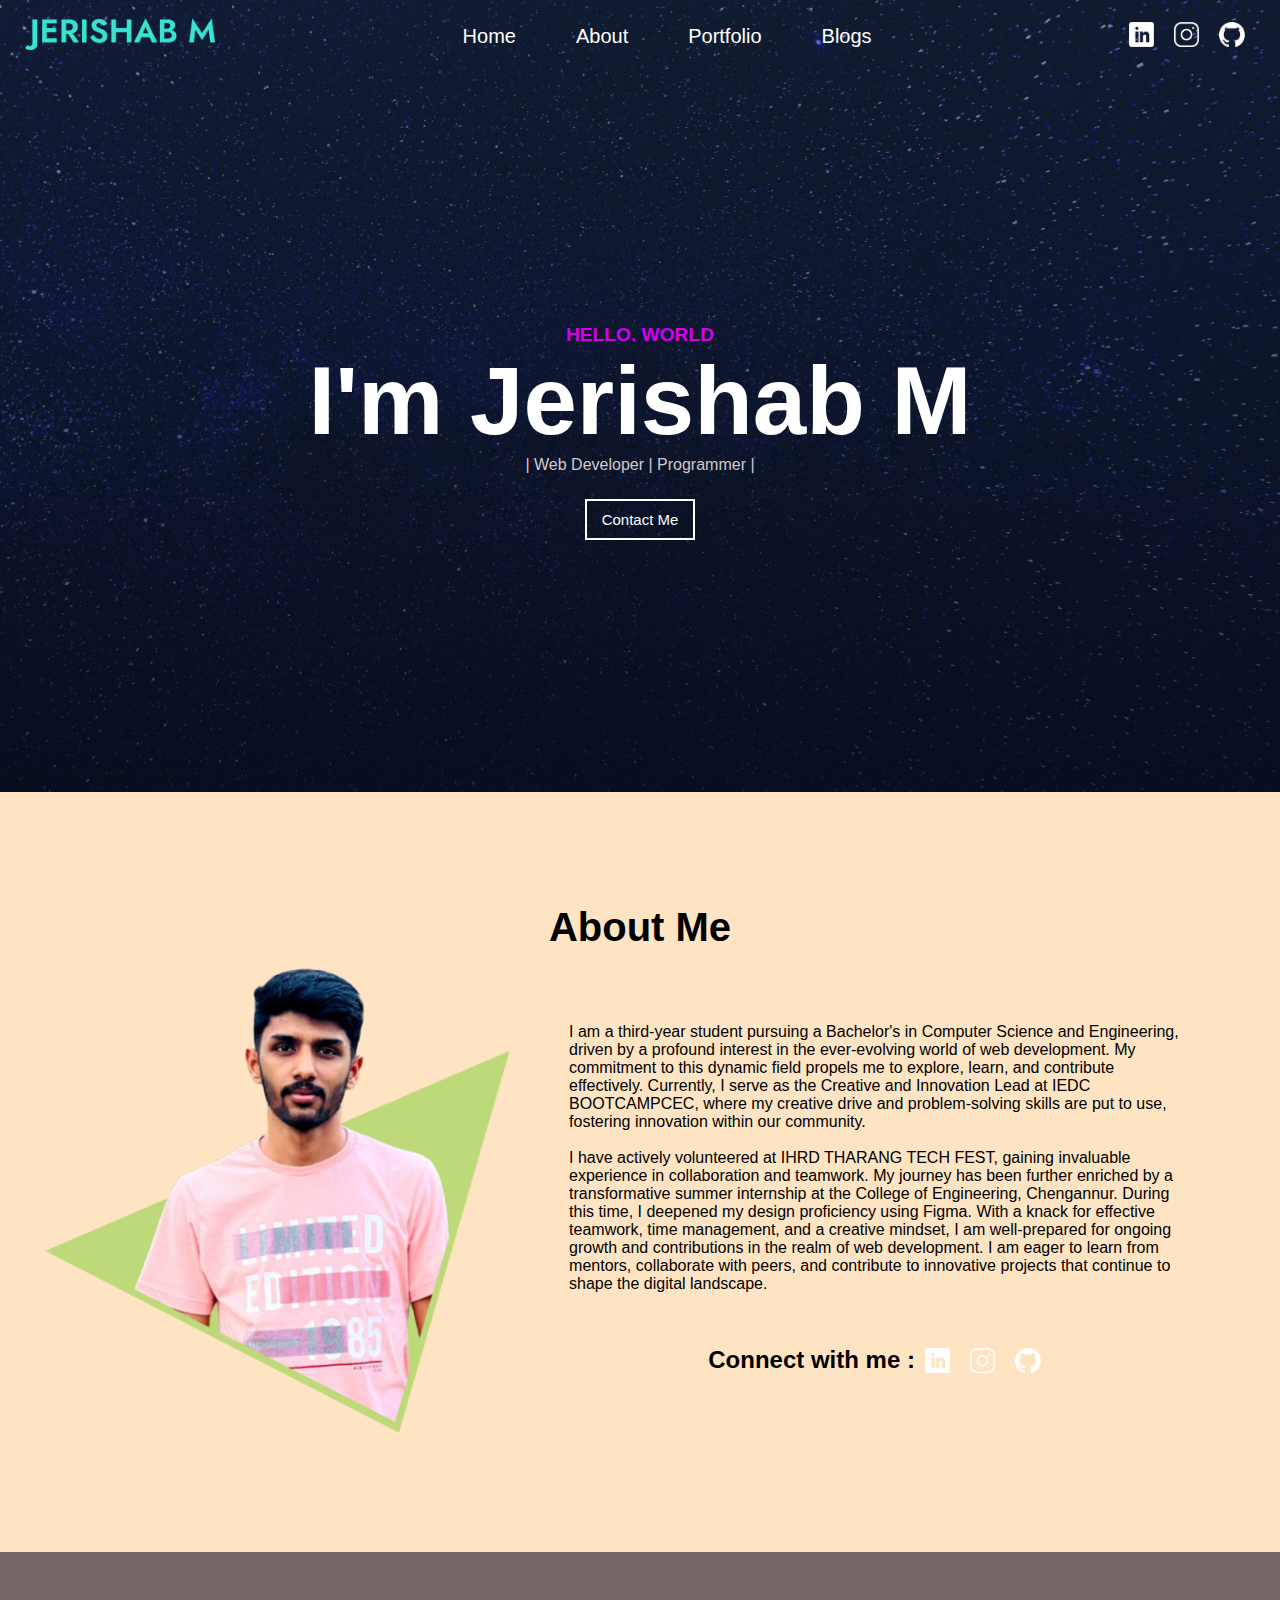
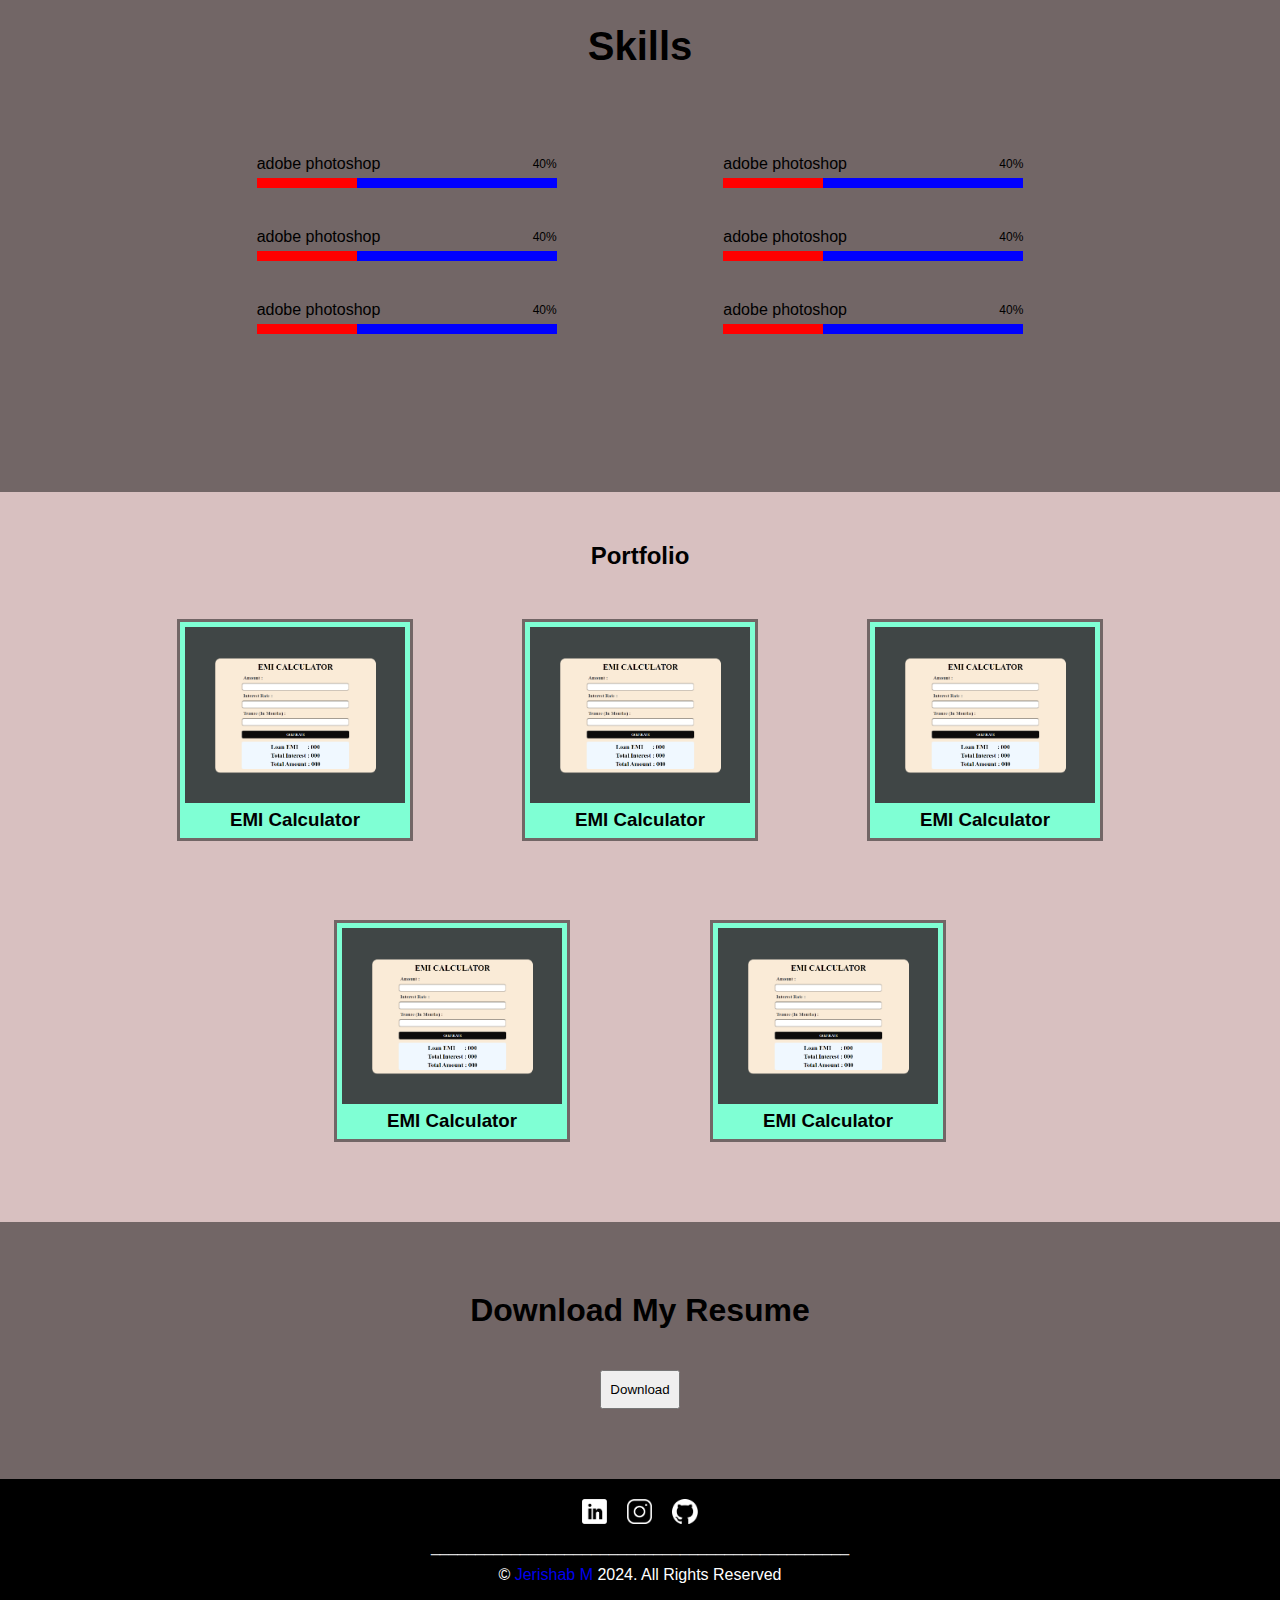
<file: index.html>
<!DOCTYPE html>
<html lang="en">
<head>
    <meta charset="UTF-8">
    <meta name="viewport" content="width=device-width, initial-scale=1.0">
    <link rel="preconnect" href="https://fonts.googleapis.com">
    <link rel="preconnect" href="https://fonts.gstatic.com" crossorigin>
    <link href="https://fonts.googleapis.com/css2?family=Anton&family=Bebas+Neue&family=Poppins:ital,wght@0,100;0,200;0,300;0,400;0,500;1,100;1,200&family=Protest+Strike&family=Space+Grotesk:wght@300;400;500;600;700&display=swap" rel="stylesheet">
    <link rel="preconnect" href="https://fonts.googleapis.com">
    <link rel="preconnect" href="https://fonts.gstatic.com" crossorigin>
    <link href="https://fonts.googleapis.com/css2?family=Anton&family=Bebas+Neue&family=Poppins:ital,wght@0,100;0,200;0,300;0,400;0,500;1,100;1,200&family=Protest+Strike&family=Space+Grotesk:wght@300;400;500;600;700&display=swap" rel="stylesheet">
    <link rel="stylesheet" href="style.css">
    <title>html portfolio</title>
</head>
<body>
    <section class="homepage">
            <header>
                <div class="logo"><img src="JERISHAB M.png" style="height: 2rem;" alt=""></div>
                <div class="mid">
                        <ul>
                            <li><a href="#home-section">Home</a></li>
                            <li><a href="#about_section">About</a></li>
                            <li><a href="#portfolio-section">Portfolio</a></li>
                            <li><a href="#blogs">Blogs</a></li>
                        </ul>
                </div>
                <div class="right">
                    <a href="https://www.linkedin.com/in/jerishab-m"><img src="icomoon-free_linkedin.png" alt="linkedin"></a>
                    <a href="https://www.instagram.com/_jeri_shab_/"><img src="teenyicons_instagram-outline.png" alt="instagram"></a>
                    <a href=""><img src="mdi_github.png" alt="github"></a>
                </div>
            </header>

        <!-- the header section is over -->

            <section class="home" >
                <div class="myname">
                        <h5 class="head-1">HELLO. WORLD</h5>
                        <h1 class="head-2">I'm <span class="my-name">Jerishab M </span> </h1>
                        <h2 class="head-3">| Web Developer | Programmer |</h2>
                        <button class="contactme">Contact Me</button>
                </div>
                <!-- <img src="new-svg.svg" style="width:35%;"> -->
                
            </section>
    </section>

<!-- about section starts here -->

    <section class="about">
        <h1 style="font-size: 40px;" >About Me</h1>
        <div class="about_2">
            <div class="about_left">
                <img src="jer2.png" alt="">
            </div>
            <div class="about_right">
                <p>I am a third-year student pursuing a Bachelor's in Computer Science and Engineering, driven by a profound interest in the ever-evolving world of web development. My commitment to this dynamic field propels me to explore, learn, and contribute effectively. Currently, I serve as the Creative and Innovation Lead at IEDC BOOTCAMPCEC, where my creative drive and problem-solving skills are put to use, fostering innovation within our community. </p>
                    <br>
                <p>I have actively volunteered at IHRD THARANG TECH FEST, gaining invaluable experience in collaboration and teamwork. My journey has been further enriched by a transformative summer internship at the College of Engineering, Chengannur. During this time, I deepened my design proficiency using Figma. With a knack for effective teamwork, time management, and a creative mindset, I am well-prepared for ongoing growth and contributions in the realm of web development. I am eager to learn from mentors, collaborate with peers, and contribute to innovative projects that continue to shape the digital landscape.</p>
                <div class="about_r">
                    <h2>Connect with me : </h2>
                    <div class="right" style="padding-top: 5px;">
                    <a href="https://www.linkedin.com/in/jerishab-m"><img src="icomoon-free_linkedin.png" alt="linkedin"></a>
                    <a href="https://www.instagram.com/_jeri_shab_/"><img src="teenyicons_instagram-outline.png" alt="instagram"></a>
                    <a href=""><img src="mdi_github.png" alt="github"></a>
                    </div> 
                </div>  
            </div>
        </div>    
    </section>


    <!-- skils section starts here -->

    <section class="skills">
        <h1 style="font-size: 40px;">Skills</h1>
        <div class="skill_cont">
            <div class="skill_left">
                <div class="one_bar">
                    <div class="bar-top">
                        <label class="skill_label" >adobe photoshop</label>
                        <label class="percent" >40%</label>
                    </div>    
                    <div class="skill_bar"></div>
                </div>   
                <div class="one_bar">
                    <div class="bar-top">
                        <label class="skill_label" >adobe photoshop</label>
                        <label class="percent" >40%</label>
                    </div>    
                    <div class="skill_bar"></div>
                </div> 
                <div class="one_bar">
                    <div class="bar-top">
                        <label class="skill_label" >adobe photoshop</label>
                        <label class="percent" >40%</label>
                    </div>    
                    <div class="skill_bar"></div>
                </div>  
            </div>
            <div class="skill_right">
                <div class="one_bar">
                    <div class="bar-top">
                        <label class="skill_label" >adobe photoshop</label>
                        <label class="percent" >40%</label>
                    </div>    
                    <div class="skill_bar"></div>
                </div> 
                <div class="one_bar">
                    <div class="bar-top">
                        <label class="skill_label" >adobe photoshop</label>
                        <label class="percent" >40%</label>
                    </div>    
                    <div class="skill_bar"></div>
                </div> 
                <div class="one_bar">
                    <div class="bar-top">
                        <label class="skill_label" >adobe photoshop</label>
                        <label class="percent" >40%</label>
                    </div>    
                    <div class="skill_bar"></div>
                </div> 
            </div>
        </div>
    </section>

<!-- projects section starts here -->

<section class="portfolio">
        <h2>Portfolio</h2>
        <div class="projects-1">
            <div class="card">
                <img src="Screenshot 2023-09-14 225845.png"  class="port_img1" alt="">
                <div class="card_content">
                    <h3 class="card_head">EMI Calculator</h3>
                </div>
            </div>
            <div class="card">
                <img src="Screenshot 2023-09-14 225845.png"  class="port_img1" alt="">
                <div class="card_content">
                    <h3 class="card_head">EMI Calculator</h3>
                </div>
            </div>
            <div class="card">
                <img src="Screenshot 2023-09-14 225845.png"  class="port_img1" alt="">
                <div class="card_content">
                    <h3 class="card_head">EMI Calculator</h3>
                </div>
            </div>
        </div>
        <div class="projects-2">
            <div class="card">
                <img src="Screenshot 2023-09-14 225845.png"  class="port_img1" alt="">
                <div class="card_content">
                    <h3 class="card_head">EMI Calculator</h3>
                </div>
            </div>
            <div class="card">
                <img src="Screenshot 2023-09-14 225845.png"  class="port_img1" alt="">
                <div class="card_content">
                    <h3 class="card_head">EMI Calculator</h3>
                </div>
            </div>
        </div>
</section>

<!-- 
resume section starts here -->

<section class="resume">
    <h1>Download My Resume</h1>
    <button >Download</button>
</section>

<!-- footer starts herer -->

    <div class="footer">
        <div class="right">
            <a href="https://www.linkedin.com/in/jerishab-m"><img class="logo" src="icomoon-free_linkedin.png" alt="linkedin"></a>
            <a href="https://www.instagram.com/_jeri_shab_/"><img class="logo" src="teenyicons_instagram-outline.png" alt="instagram"></a>
            <a href="https://github.com/JERISHAB"><img class="logo" src="mdi_github.png" alt="github"></a>
        </div>
        <p>_______________________________________________ </p>
        <div class="foot-2">
        <p>© <a href="https://www.linkedin.com/in/jerishab-m">Jerishab M   </a> 2024. All Rights Reserved</p>
        </div> 
    </div>

</body>
</html>
</file>
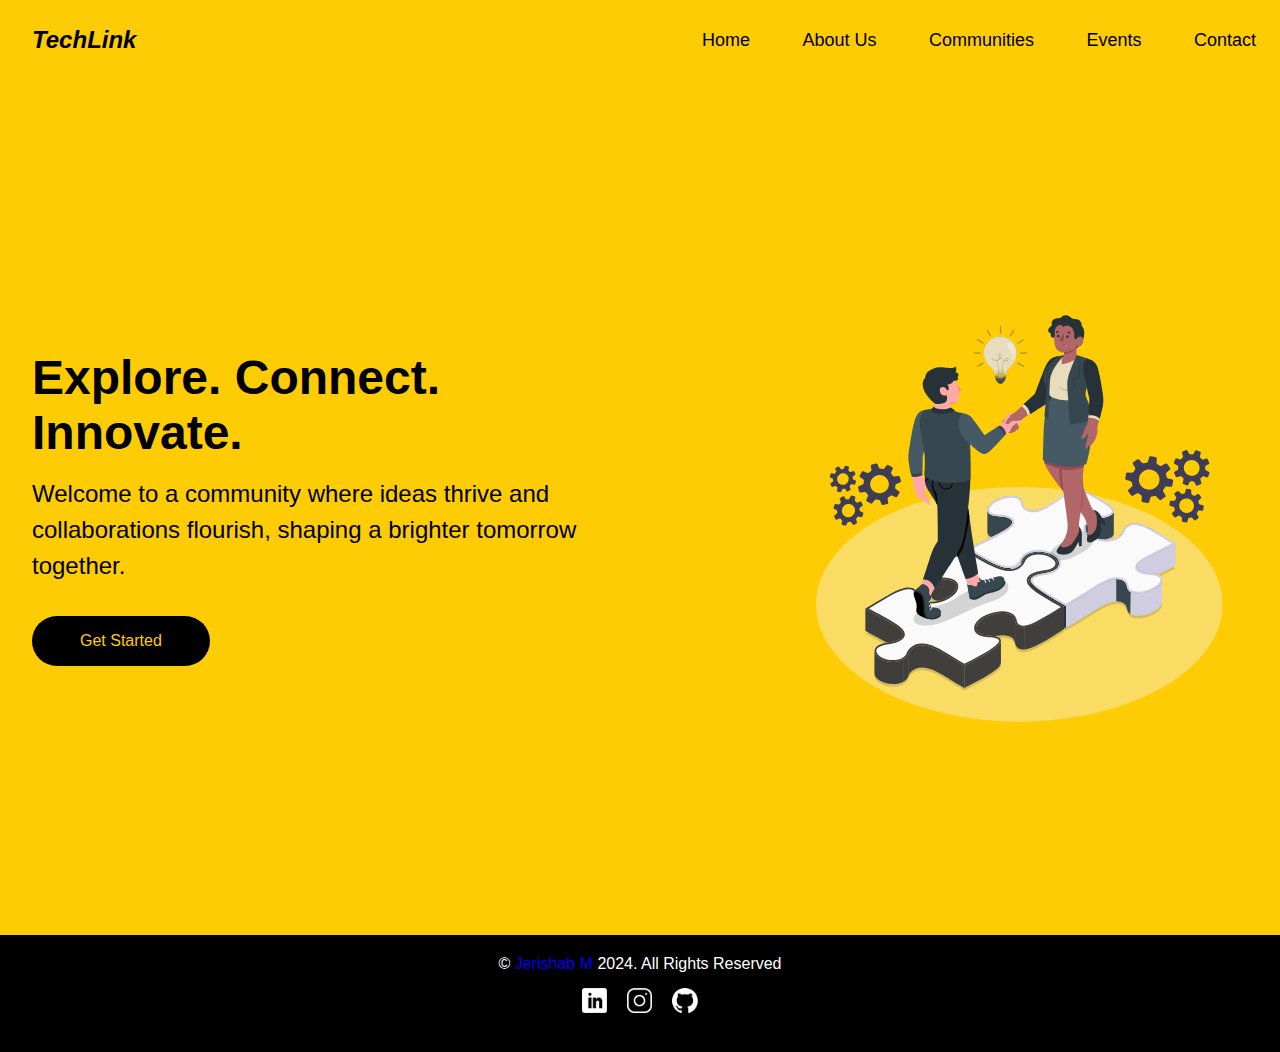
<file: landing_page/index.html>
<!DOCTYPE html>
<html lang="en">
  <head>
    <meta charset="UTF-8" />
    <meta name="viewport" content="width=device-width, initial-scale=1.0" />
    <title>Landing_Page</title>
    <link rel="stylesheet" href="style.css" />
  </head>
  <body>
    <nav>
      <div class="logo">TechLink</div>
      <div class="nav-items">
        <a href="/">Home</a> 
        <a href="/">About Us</a> 
        <a href="/">Communities</a> 
        <a href="/">Events</a> 
        <a href="/">Contact</a>
      </div>
    </nav>
    <section class="hero">
      <div class="hero-container">
        <div class="column-left">
          <h1>Explore. Connect. Innovate.</h1>
          <p>
            Welcome to a community where ideas thrive and collaborations flourish, shaping a brighter tomorrow together.
          </p>
          <button>Get Started</button>
        </div>
        <div class="column-right">
          <img
            src="images/connection.svg"
            alt="illustration
        "
            class="hero-image"
          />
        </div>
      </div>
    </section>

<!-- footer section -->

        <div class="footer">
            <div class="foot-2">
            <p>© <a href="https://www.linkedin.com/in/jerishab-m">Jerishab M   </a> 2024. All Rights Reserved</p>
            </div> 
            <div class="right">
                <a href="https://www.linkedin.com/in/jerishab-m"><img class="logo1" src="images/icomoon-free_linkedin.png" alt="linkedin"></a>
                <a href="https://www.instagram.com/_jeri_shab_/"><img class="logo1" src="images/teenyicons_instagram-outline.png" alt="instagram"></a>
                <a href="https://github.com/JERISHAB"><img class="logo1" src="images/mdi_github.png" alt="github"></a>
            </div>
        </div>

  </body>
</html>
</file>
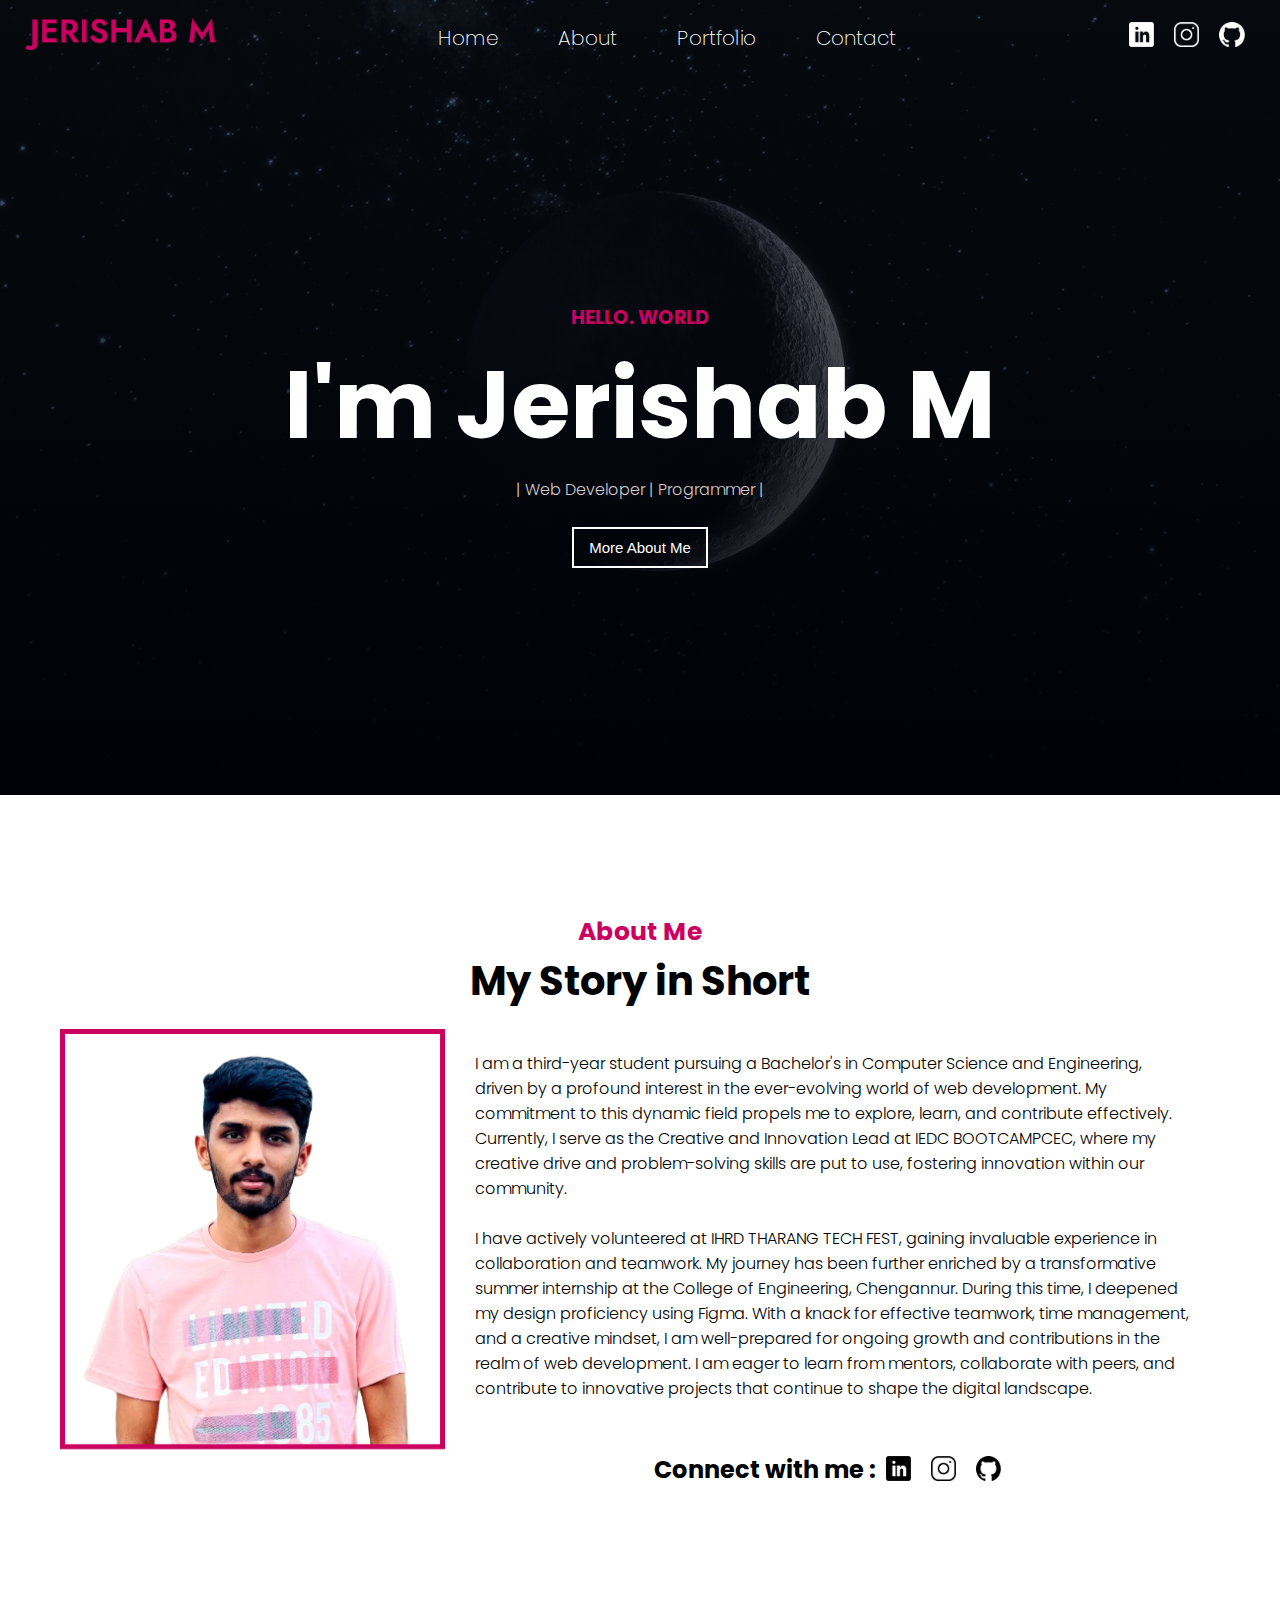
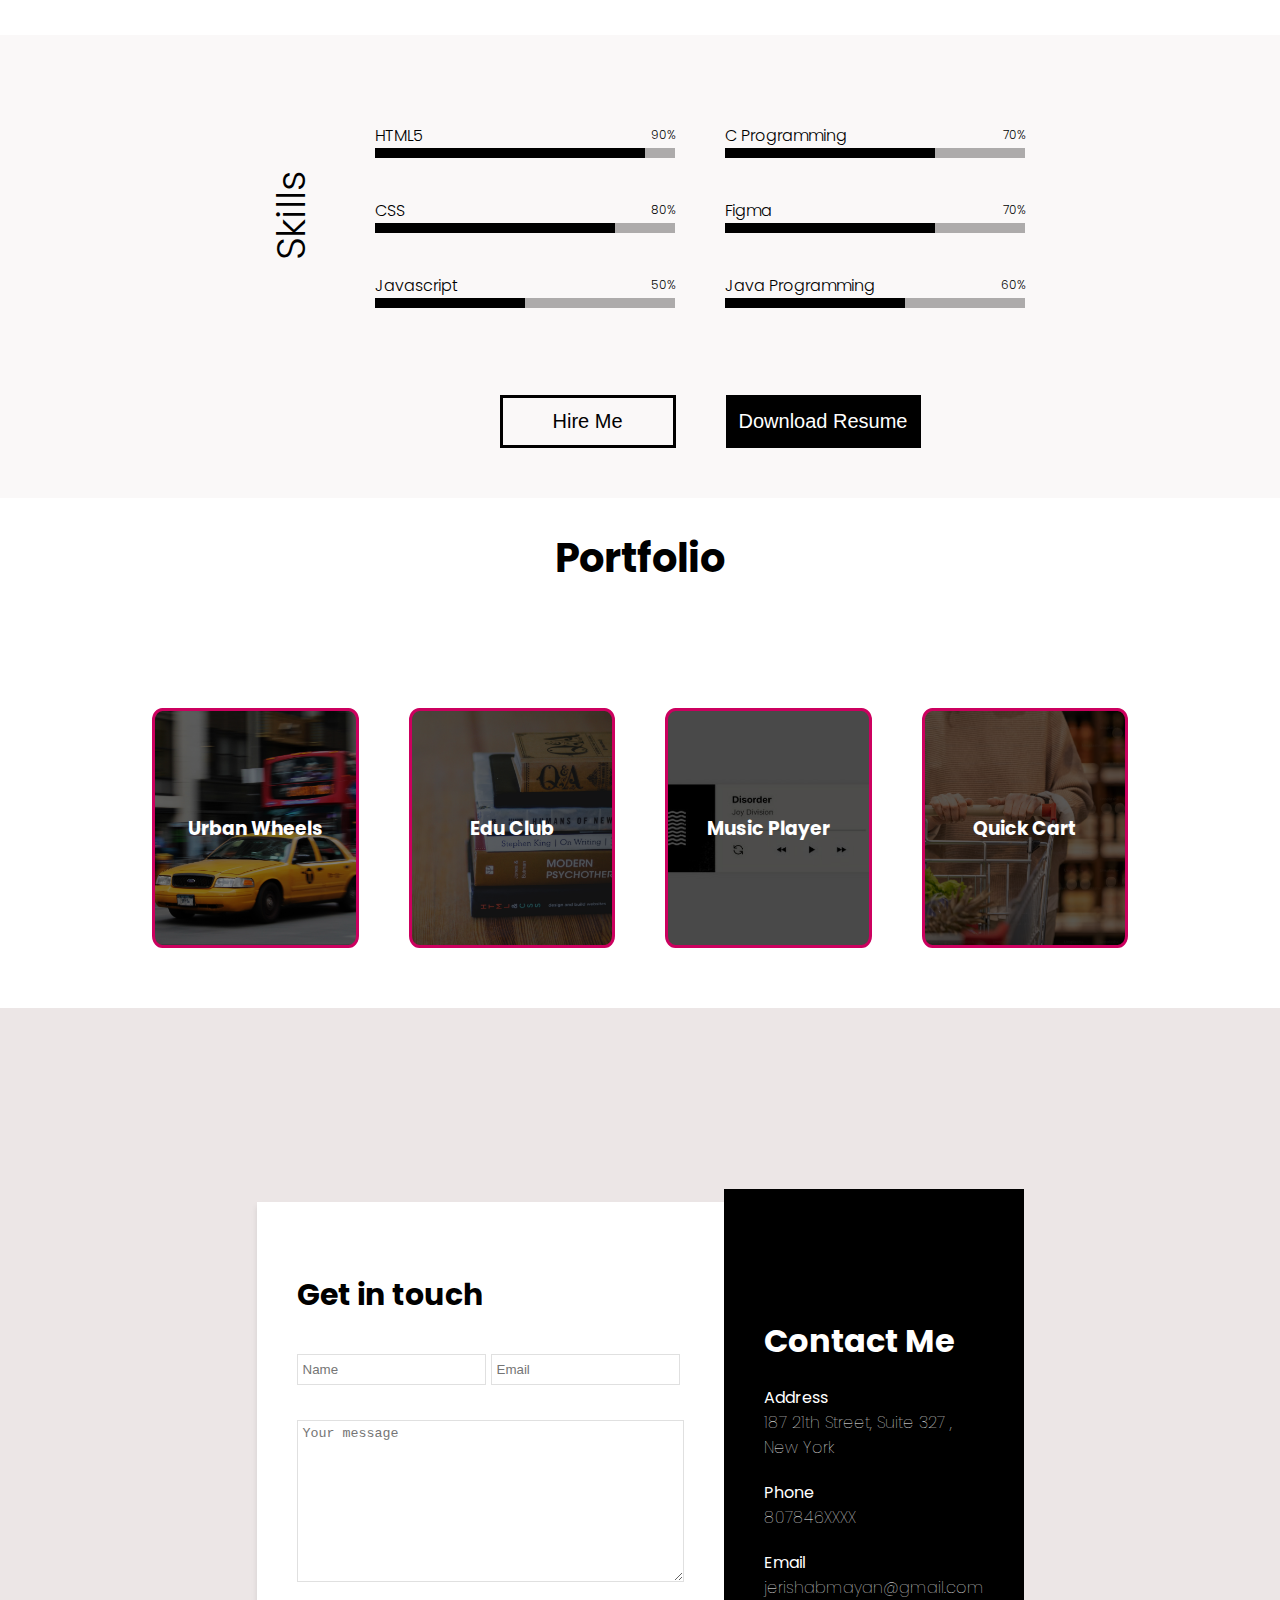
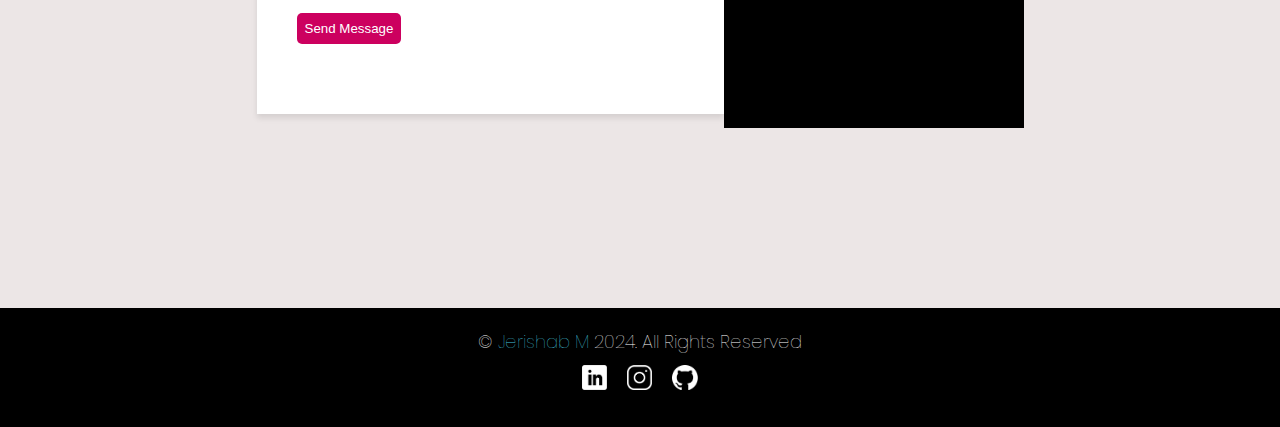
<file: portfolio/index.html>
<!DOCTYPE html>
<html lang="en">
<head>
    <meta charset="UTF-8">
    <meta name="viewport" content="width=device-width, initial-scale=1.0">
    <link rel="preconnect" href="https://fonts.googleapis.com">
<link rel="preconnect" href="https://fonts.gstatic.com" crossorigin>
<link href="https://fonts.googleapis.com/css2?family=Poppins:ital,wght@0,100;0,200;0,300;0,400;0,500;0,600;0,700;0,800;0,900;1,100;1,200;1,300;1,400;1,500;1,600;1,700;1,800;1,900&display=swap" rel="stylesheet">
    <link rel="stylesheet" href="style.css">
    <title>Portfolio</title>
</head>
<body>
    <section class="homepage">
            <header>
                <div class="logo"><img src="images/JERISHAB M.png" style="height: 2rem;" alt=""></div>
                <div class="mid">
                        <ul>
                            <li><a href="#home-section">Home</a></li>
                            <li><a href="#about_section">About</a></li>
                            <li><a href="#portfolio-section">Portfolio</a></li>
                            <li><a href="#contact-section">Contact</a></li>
                        </ul>
                </div>
                <div class="right">
                    <a href="https://www.linkedin.com/in/jerishab-m"><img src="images/linkdn.png" alt="linkedin"></a>
                    <a href="https://www.instagram.com/_jeri_shab_/"><img src="images/instagram.png" alt="instagram"></a>
                    <a href=""><img src="images/github.png" alt="github"></a>
                </div>
            </header>

        <!-- the header section is over -->

            <section class="home" >
                <div class="myname">
                        <h5 class="head-1">HELLO. WORLD</h5>
                        <h1 class="head-2">I'm <span class="my-name">Jerishab M </span> </h1>
                        <h2 class="head-3">| Web Developer | Programmer |</h2>
                        <button class="contactme">More About Me</button>
                </div>
                <!-- <img src="new-svg.svg" style="width:35%;"> -->
                
            </section>
    </section>

<!-- about section starts here -->

    <section class="about" id="about_section">
        <div class="abt">
            <h3 style="color: #CC005F; text-align: center;font-size: 25px;" >About Me</h3>
            <h1 style="font-size: 40px;" >My Story in Short</h1>
        </div>    
        <div class="about_2">
            <div class="about_left">
                <img src="images/jer2.png" alt="">
            </div>
            <div class="about_right">
                <p>I am a third-year student pursuing a Bachelor's in Computer Science and Engineering, driven by a profound interest in the ever-evolving world of web development. My commitment to this dynamic field propels me to explore, learn, and contribute effectively. Currently, I serve as the Creative and Innovation Lead at IEDC BOOTCAMPCEC, where my creative drive and problem-solving skills are put to use, fostering innovation within our community. </p>
                    <br>
                <p>I have actively volunteered at IHRD THARANG TECH FEST, gaining invaluable experience in collaboration and teamwork. My journey has been further enriched by a transformative summer internship at the College of Engineering, Chengannur. During this time, I deepened my design proficiency using Figma. With a knack for effective teamwork, time management, and a creative mindset, I am well-prepared for ongoing growth and contributions in the realm of web development. I am eager to learn from mentors, collaborate with peers, and contribute to innovative projects that continue to shape the digital landscape.</p>
                <div class="about_r">
                    <h2>Connect with me : </h2>
                    <div class="right" style="padding-top: 5px;">
                    <a href="https://www.linkedin.com/in/jerishab-m"><img src="images/icomoon-free_linkedin.png" alt="linkedin"></a>
                    <a href="https://www.instagram.com/_jeri_shab_/"><img src="images/teenyicons_instagram-outline.png" alt="instagram"></a>
                    <a href=""><img src="images/mdi_github.png" alt="github"></a>
                    </div> 
                </div>  
            </div>
        </div>    
    </section>


    <!-- skils section starts here -->

    <section class="skills">
        
        <!-- <div class="skills"> -->
            <p class="skill-head">Skills</p>
            <div class="skill_left">
                <div class="one_bar">
                    <div class="bar-top">
                        <label class="skill_label" >HTML5</label>
                        <label class="percent" >90%</label>
                    </div>    
                    <div class="skill_bar skill-bar-90">
                        <div class="skill-level"></div>
                    </div>
                </div>   
                <div class="one_bar">
                    <div class="bar-top">
                        <label class="skill_label" >CSS</label>
                        <label class="percent" >80%</label>
                    </div>    
                    <div class="skill_bar skill-bar-80">
                        <div class="skill-level"></div>
                    </div>
                </div> 
                <div class="one_bar">
                    <div class="bar-top">
                        <label class="skill_label" >Javascript</label>
                        <label class="percent" >50%</label>
                    </div>    
                    <div class="skill_bar skill-bar-50">
                        <div class="skill-level"></div>
                    </div>
                </div>  
            </div>
            <div class="skill_right">
                <div class="one_bar">
                    <div class="bar-top">
                        <label class="skill_label" >C Programming</label>
                        <label class="percent" >70%</label>
                    </div>    
                    <div class="skill_bar skill-bar-70">
                        <div class="skill-level"></div>
                    </div>
                </div> 
                <div class="one_bar">
                    <div class="bar-top">
                        <label class="skill_label" >Figma</label>
                        <label class="percent" >70%</label>
                    </div>    
                    <div class="skill_bar skill-bar-70">
                        <div class="skill-level"></div>
                    </div>
                </div> 
                <div class="one_bar">
                    <div class="bar-top">
                        <label class="skill_label" >Java Programming</label>
                        <label class="percent" >60%</label>
                    </div>    
                    <div class="skill_bar skill-bar-60">
                        <div class="skill-level"></div>
                    </div>
                </div> 
            </div>
        <!-- </div> -->
    </section>

        <!-- 
    resume section starts here -->

    <section class="resume">
        <button class="hire-btn">Hire Me</button>
        <a href="https://drive.google.com/file/d/1KIOayuP8uZ7CHQqxxBQCOyKcr1ugUtpu/view?usp=sharing"><button class="resume-btn">Download Resume</button></a>
    </section>

<!-- projects section starts here -->

<section class="portfolio" id="portfolio-section">
        <h2 style="font-size: 40px;">Portfolio</h2>
        <div class="projects-1">
            <div class="card-1">
                    <h3 class="card_head">Urban Wheels</h3>
            </div>
            <div class="card-2">
                    <h3 class="card_head">Edu Club</h3>
            </div>
            <div class="card-3">
                    <h3 class="card_head">Music Player</h3>
            </div>
            <div class="card-4">
                    <h3 class="card_head">Quick Cart</h3>
            </div>
        </div>
</section>

<!-- contact section goes here -->

<section class="container" id="contact-section">
    <section class="contact" >
        <div class="left">
            <h1>Get in touch</h1>
            <div>
                <input type="text" placeholder="Name">
                <input class="email" type="email" placeholder="Email" style="margin-left: 5px;">
            </div>
            <textarea name="" id="" cols="45" rows="10" placeholder="Your message"></textarea>
            <button>Send Message</button>
        </div>
        <div class="right-contact">
            <div class="cont">
                <h1>Contact Me</h1>
            </div>
            <div class="cont">
                <p><span>Address  <br></span> 187 21th Street, Suite 327 ,<br> New York</p>
            </div>
            <div class="cont">
                <p><span>Phone <br> </span>807846XXXX</p>
            </div>
            <div class="cont">
                <p><span>Email </span> jerishabmayan@gmail.com</p>
            </div>

        </div>
    </section>
</section>    

<!-- footer starts herer -->

    <div class="footer">
        <div class="foot-2">
            <p>© <a href="https://www.linkedin.com/in/jerishab-m">Jerishab M   </a> 2024. All Rights Reserved</p>
            </div> 
        <div class="right">
            <a href="https://www.linkedin.com/in/jerishab-m"><img class="logo" src="images/linkdn.png" alt="linkedin"></a>
            <a href="https://www.instagram.com/_jeri_shab_/"><img class="logo" src="images/instagram.png" alt="instagram"></a>
            <a href="https://github.com/JERISHAB"><img class="logo" src="images/github.png" alt="github"></a>
        </div>
    </div>

</body>
</html>
</file>
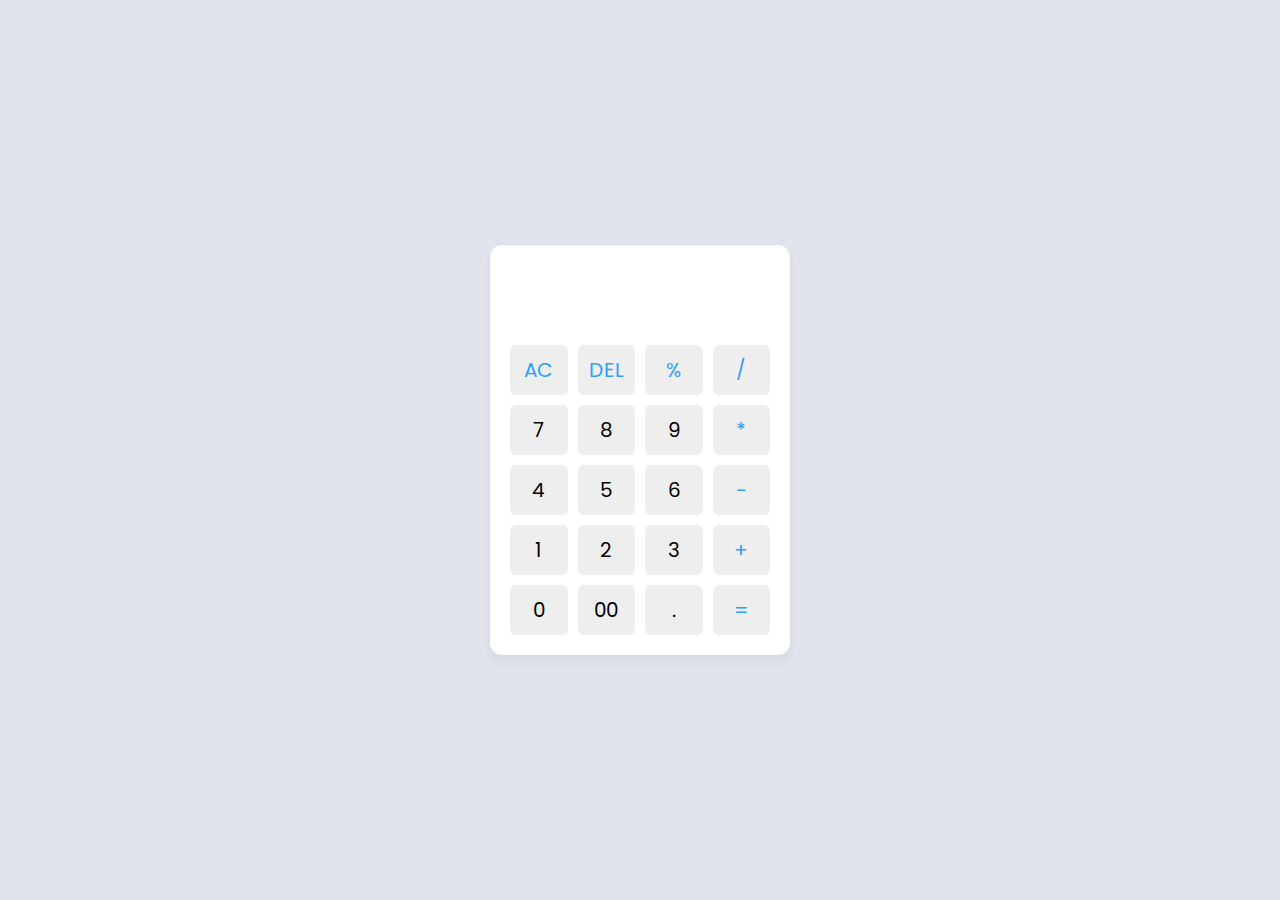
<file: caculator.html>
<!DOCTYPE html>
<html lang="en">
  <head>
    <meta charset="UTF-8" />
    <meta http-equiv="X-UA-Compatible" content="IE=edge" />
    <meta name="viewport" content="width=device-width, initial-scale=1.0" />
    <title>Calculator</title>
    <link rel="stylesheet" href="calculator.css" />
  </head>
  <body>
    <div class="container">
      <input type="text" class="display" />

      <div class="buttons">
        <button class="operator" data-value="AC">AC</button>
        <button class="operator" data-value="DEL">DEL</button>
        <button class="operator" data-value="%">%</button>
        <button class="operator" data-value="/">/</button>

        <button data-value="7">7</button>
        <button data-value="8">8</button>
        <button data-value="9">9</button>
        <button class="operator" data-value="*">*</button>

        <button data-value="4">4</button>
        <button data-value="5">5</button>
        <button data-value="6">6</button>
        <button class="operator" data-value="-">-</button>

        <button data-value="1">1</button>
        <button data-value="2">2</button>
        <button data-value="3">3</button>
        <button class="operator" data-value="+">+</button>

        <button data-value="0">0</button>
        <button data-value="00">00</button>
        <button data-value=".">.</button>
        <button class="operator" data-value="=">=</button>
      </div>
    </div>

    <script src="calculator.js"></script>
  </body>
</html>
</file>
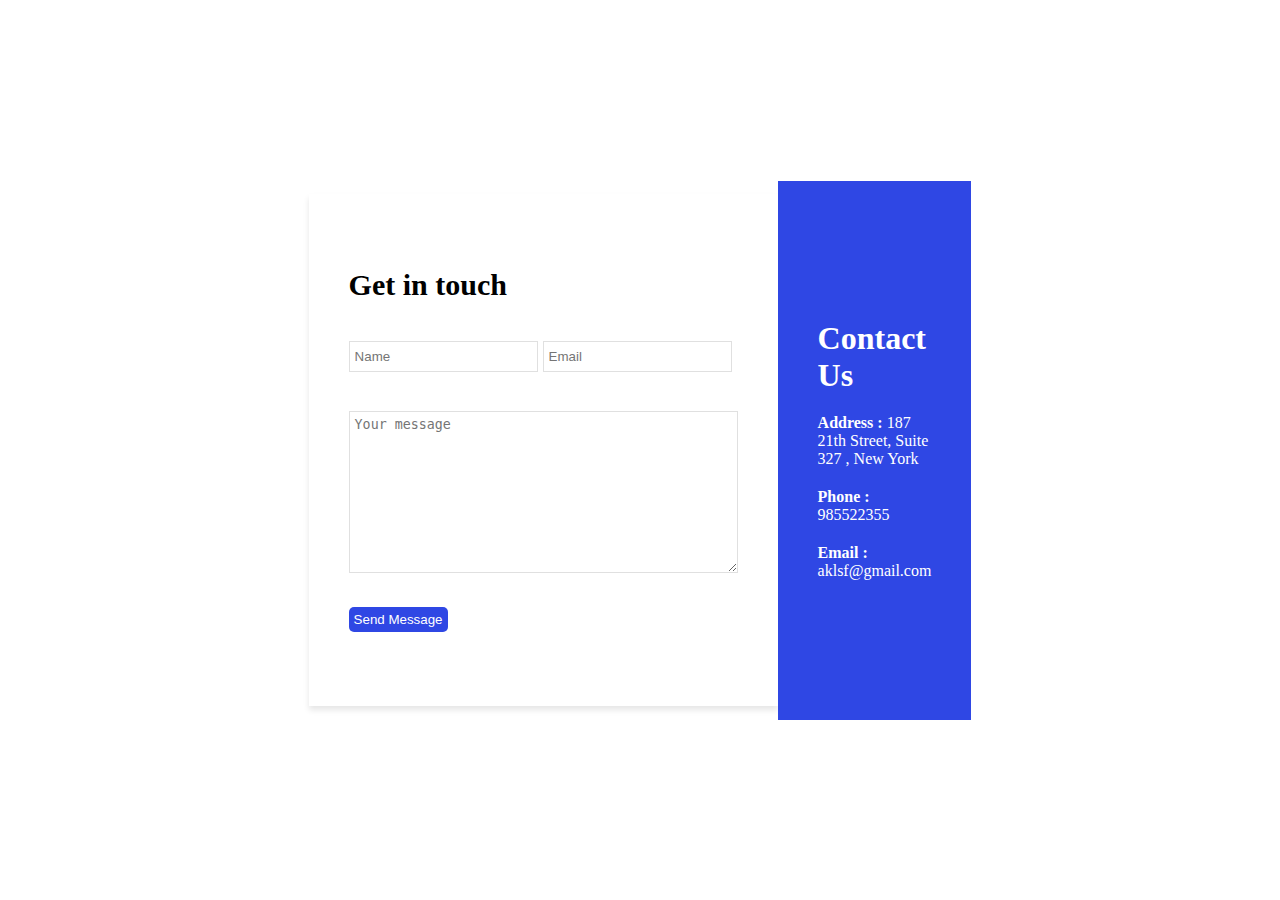
<file: contact.html>
<!DOCTYPE html>
<html lang="en">
<head>
    <meta charset="UTF-8">
    <meta name="viewport" content="width=device-width, initial-scale=1.0">
    <link rel="stylesheet" href="contact.css">
    <title>Document</title>
</head>
<body>
        <section class="container">
            <section class="contact">
                <div class="left">
                    <h1>Get in touch</h1>
                    <div>
                        <input type="text" placeholder="Name">
                        <input class="email" type="email" placeholder="Email" style="margin-left: 5px;">
                    </div>
                    <textarea name="" id="" cols="45" rows="10" placeholder="Your message"></textarea>
                    <button>Send Message</button>
                </div>
                <div class="right">
                    <div class="cont">
                        <h1>Contact Us</h1>
                    </div>
                    <div class="cont">
                        <p><span>Address : </span> 187 21th Street, Suite 327 , New York</p>
                    </div>
                    <div class="cont">
                        <p><span>Phone : </span> 985522355</p>
                    </div>
                    <div class="cont">
                        <p><span>Email : </span> aklsf@gmail.com</p>
                    </div>

                </div>
            </section>
        </section>    
</body>
</html>
</file>
<file: style.css>
@import url('https://fonts.googleapis.com/css2?family=Poppins:ital,wght@0,100;0,200;0,300;0,400;0,500;1,100;1,200&family=Protest+Strike&family=Space+Grotesk:wght@300;400;500;600;700&display=swap');

*{
    margin: 0px;
    padding: 0px;
}

body{
    font-family:Arial, Helvetica, sans-serif;
    margin: 0px;
    padding: 0px;
    overflow-x: hidden;
}

.homepage{
    background-image: linear-gradient(to bottom, rgba(31, 54, 86, 0.5), rgba(10, 17, 39, 0.786)), url('pexels-felix-mittermeier-957061.jpg');
    background-size: cover; 
    background-position: center;
    background-repeat: no-repeat; 
}
.mid{
    /* background-color: aquamarine; */
    display: flex;
    justify-content: center;
    align-items: center;
}
.right{
    /* background-color: rgb(115, 200, 11); */
    display: flex;
    justify-content: center;
    align-items: center;
}

/* .logo{
    background-color: rgb(200, 102, 37);
} */

header{
    /* background-color: #312D4F; */
    display: flex;
    justify-content: space-between;
    padding: 18px 25px;
 
}

.mid > ul{
    display: flex;
    justify-content:space-between;
}

.mid > ul > li{
    list-style: none;
    padding: 0px 30px;
}

.mid > ul > li > a{
    text-decoration: none;
    color: white;
    font-size: 20px;
}

.right > a {
    padding: 0px 10px;
}

.right > a > img{
    height: 25px;
  
}

.head-1{
   font-size: 1.2rem;
   color: rgb(210, 0, 238);
      
}
.head-2{
    font-size: 6rem;
    color: white;
}
.head-3{
    font-size: 1rem;
    color: rgb(210, 203, 203);
    font-weight:30;
}

.home{
    height: 80vh;
    display: flex;
    justify-content: center;
    align-items: center;
}
.myname{
    display: flex;
    flex-direction: column;
    justify-content: center;
    align-items: center;
}

.contactme{
    margin-top: 25px;
    border-style: solid; /* Example: solid */
    border-color: #ffffff; /* Example: black */


    border-width: 2px;
    background-color: rgba(0, 0, 0, 0);
    color: white;
    padding: 10px 15px;
    font-family: sans-serif;
    font-size: 15px;
}

.about{
    display: flex;
    flex-direction: column;
    justify-content: center;
    gap: 10px;
    align-items: center;
    height: 80vh;
    background-color: bisque;
    padding: 20px 40px;
}
.about_2{
    display: flex;
    justify-content: space-around;
    align-items: center;
    /* background-color: rgb(128, 116, 103); */
}

.about_left{
    display: flex;
    flex-direction: column;
    justify-content: center;
    align-items: center;
}

.about_right{
padding: 50px;
}


.about > .about_2 > .about_left > img{
    
    height: 30rem;
}

.about_r{
   margin-top: 50px;
    display: flex;
    justify-content: center;
    align-items: center;
}

.skills{
    display: flex;
    flex-direction: column;
    justify-content: center;
    align-items: center;
    height: 60vh;
    background-color: #726666;
    padding: 0px 40px;
}

.skill_cont{
    display: flex;
    justify-content: space-evenly;
    align-items: center;
    /* background-color: #d8c0c0; */
    height: 65%;
    width: 90%;

}

.one_bar{
    margin: 40px 10px;
}

.bar-top{
    display: flex;
    justify-content: space-between;
    align-items: center;
}

.percent{
    font-size: 12px;
}

.skill_bar{
    width: 200px; /* Adjust width as needed */
    height: 10px; /* Adjust height as needed */
    border-left: 100px solid #ff0000; /* Width of border determines the split */
    background-color: #0000ff;
    margin: 5px 0px;
}

.portfolio{
    height: 70vh;
    padding: 50px;
    display: flex;
    flex-direction: column;
    justify-content: space-between;
    align-items: center;
    background-color: #d8c0c0;
}
.projects-1{
    margin: 30px 0px;
    width: 80%;
    display: flex;
    justify-content: space-evenly;
    gap: 100px;
    align-items: center;
}

.projects-2{
    margin: 30px 0px;
    width: 80%;
    display: flex;
    justify-content: center;
    gap:140px ;
    align-items: center;
}

.card{
    background-color: aquamarine;
    border: solid #726666;
    padding: 5px;
}

.port_img1{
    height: 11rem;
  
}

.card_head{
    padding: 2px 2px;
    text-align: center;
}

.card_desc{
    padding: 2px 2px;
    font-size: 14px;
    text-align: center;
}

.resume{
    background-color: #726666;
    height: 13vh;
    display: flex;
    flex-direction: column;
    justify-content: space-between;
    align-items: center;
    padding: 70px;
}

.resume > button {
    padding: 10px 8px;
}


.footer{
    display: flex;
    flex-direction: column;
    justify-content: space-between;
    align-items: center;
    padding: 20px 0px;
    background-color:#000000;
}

.footer > p{
    padding: 10px 0px;
    color: #ffffffdc;
}

.foot-2 > p{
    color: #ffffff;
}

.foot-2 > p > a{
    text-decoration: none;
}
</file>
<file: landing_page/style.css>
* {
    box-sizing: border-box;
    margin: 0;
    padding: 0;
    font-family: 'Trebuchet MS', 'Lucida Sans Unicode', 'Lucida Grande',
      'Lucida Sans', Arial, sans-serif;
  }
  
  nav {
    height: 80px;
    background: #fdcc04;
    display: flex;
    justify-content: space-between;
    align-items: center;
    padding: 0rem calc((100vw - 1300px) / 2);
  }
  
  .logo {
    color: #000;
    font-size: 1.5rem;
    font-weight: bold;
    font-style: italic;
    padding: 0 2rem;
  }
  
  nav a {
    font-size: large;
    text-decoration: none;
    color: #000;
    padding: 0 1.5rem;
  }
  
  nav a:hover {
    color: #fff;
  }
  
  .hero {
    background: #fdcc04;
  }
  
  .hero-container {
    display: grid;
    grid-template-columns: 1fr 1fr;
    height: 95vh;
    padding: 3rem calc((100vw - 1300px) / 2);
  }
  
  .column-left {
    display: flex;
    flex-direction: column;
    justify-content: center;
    align-items: flex-start;
    color: #000;
    padding: 0rem 2rem;
  }
  
  .column-left h1 {
    margin-bottom: 1rem;
    font-size: 3rem;
  }
  
  .column-left p {
    margin-bottom: 2rem;
    font-size: 1.5rem;
    line-height: 1.5;
  }
  
  button {
    padding: 1rem 3rem;
    font-size: 1rem;
    border: none;
    color: #fdcc04;
    background: #000;
    cursor: pointer;
    border-radius: 50px;
  }
  
  button:hover {
    background: #fff;
    color: #000;
  }
  
  .column-right {
    display: flex;
    justify-content: center;
    align-items: center;
    padding: 0rem 2rem;
  }
  
  .hero-image {
    width: 100%;
    height: 100%;
  }
  
  .footer{
    display: flex;
    flex-direction: column;
    justify-content: space-between;
    align-items: center;
    padding: 20px 0px;
    background-color:#000000;
}

.right{
    display: flex;
    justify-content: center;
    align-items: center;
    margin: 15px 0px;
}

.right > a {
    padding: 0px 10px;
}

.right > a > img{
    height: 25px;
  
}

.footer > p{
    padding: 10px 0px;
    color: #ffffffdc;
}

.foot-2 > p{
    color: #ffffff;
}

.foot-2 > p > a{
    text-decoration: none;
}






  @media screen and (max-width: 768px) {
    .hero-container {
      grid-template-columns: 1fr;
    }
  }
</file>
<file: portfolio/style.css>
@import url('https://fonts.googleapis.com/css2?family=Poppins:ital,wght@0,100;0,200;0,300;0,400;0,500;1,100;1,200&family=Protest+Strike&family=Space+Grotesk:wght@300;400;500;600;700&display=swap');

*{
    margin: 0px;
    padding: 0px;
}

body{
    margin: 0px;
    padding: 0px;
    overflow-x: hidden;
    font-family: "Poppins", sans-serif;
    font-weight: 100;
    font-style: normal;
}

.homepage{
    background-image: linear-gradient(to bottom, rgba(11, 18, 27, 0.5), rgb(0, 2, 7)), url('images/ribbon-light-space.jpg');
    background-size: cover; 
    background-position: center;
    background-repeat: no-repeat; 
}
.mid{
    /* background-color: aquamarine; */
    display: flex;
    justify-content: center;
    align-items: center;
}
.right{
    /* background-color: rgb(115, 200, 11); */
    display: flex;
    justify-content: center;
    align-items: center;
}

header{
    display: flex;
    justify-content: space-between;
    padding: 18px 25px;
 
}

.mid > ul{
    display: flex;
    justify-content:space-between;
}

.mid > ul > li{
    list-style: none;
    padding: 0px 30px;
}

.mid > ul > li > a{
    text-decoration: none;
    color: white;
    font-size: 20px;
    font-weight: 250;
}

.mid > ul > li > a:hover{
    color: #CC005F;
    transition: border-color 0.3s, color 0.3s;
    
}

.right > a {
    padding: 0px 10px;
}

.right > a > img{
    height: 25px;
  
}

.head-1{
   font-size: 1.2rem;
   color: #CC005F;
      
}
.head-2{
    font-size: 6rem;
    color: white;
}
.head-3{
    font-size: 1rem;
    color: rgb(210, 203, 203);
    font-weight:300;
}

.home{
    height: 80vh;
    display: flex;
    justify-content: center;
    align-items: center;
}
.myname{
    display: flex;
    flex-direction: column;
    justify-content: center;
    align-items: center;
}

.contactme{
    margin-top: 25px;
    border-style: solid; 
    border-color: #ffffff; 


    border-width: 2px;
    background-color: rgba(0, 0, 0, 0);
    color: white;
    padding: 10px 15px;
    font-family: sans-serif;
    font-size: 15px;
    cursor: pointer;
}

.contactme:hover{
    border-style: solid;
    border-color: #CC005F;
    border-width: 2px;
    transition: border-color 0.3s, color 0.3s;
}

.about{
    display: flex;
    flex-direction: column;
    justify-content: center;
    gap: 10px;
    align-items: center;
    height: 80vh;
    background-color: rgb(255, 255, 255);
    padding:60px;
}
.about_2{
    display: flex;
    justify-content: space-around;
    align-items: center;
}

.about_left{
    display: flex;
    flex-direction: column;
    justify-content: center;
    align-items: center;
}

.about_right{
padding: 30px;
display: flex;
flex-direction: column;
justify-content: center;
align-items: center;
font-weight: 300;
}


.about > .about_2 > .about_left > img{
    
    height: 30rem;
}

.about_r{
   margin-top: 50px;
    display: flex;
    justify-content: center;
    align-items: center;
}

.skills{
    display: flex;
    justify-content: center;
    gap: 30px;
    align-items: center;
    height: 40vh;
    background-color: #faf8f8;
}



.skill-head{
    font-size: 40px;
    font-weight: 300;
    transform: rotate(270deg);
}

.skill_label{
    font-weight: 350;
}

.one_bar{
    margin: 40px 10px;
}

.bar-top{
    display: flex;
    justify-content: space-between;
    align-items: center;
}

.percent{
    font-size: 12px;
    font-weight: 300;
}

.skill_bar {
    width: 300px; 
    height: 10px; 
    background-color: #adabab; 
    margin-bottom: 10px; 
}

/* Styling for the colored portion of the skill bar */
.skill-level {
    height: 100%; 
    background-color: #000000; 
}

.skill-bar-90 .skill-level {
    width: 90%; 
}

.skill-bar-80 .skill-level {
    width: 80%; 
}

.skill-bar-70 .skill-level {
    width: 70%; 
}

.skill-bar-60 .skill-level {
    width: 60%; 
}

.skill-bar-50 .skill-level {
    width: 50%; 
}


.resume{
    background-color: #faf8f8;
    display: flex;
    justify-content:center;
    gap: 50px;
    align-items: center;
    padding-left: 140px;
    padding-bottom: 50px;
}

.hire-btn{
    padding: 12px 50px;
    font-size: 20px;
    background-color:#00000000;
    border: solid #000000;
    cursor: pointer;
}

.hire-btn:hover{
    padding: 12px 50px;
    font-size: 20px;
    background-color:#00000000;
    border: solid #CC005F;
    color: #CC005F;
    transition: border-color 0.3s, color 0.3s;
}

.resume-btn{
    padding: 12px 10px;
    font-size: 20px;
    color: #ffffff;
    background-color: #000000;
    cursor: pointer;
    border: solid #000000;
}
.resume-btn:hover{
    background-color: #575353;
    transition: border-color 0.3s, color 0.3s;
}

.portfolio{
    height: 50vh;
    padding: 30px;
    display: flex;
    flex-direction: column;
    justify-content: space-between;
    align-items: center;
    background-color: #ffffff;
}
.projects-1{
    margin: 30px 0px;
    width: 80%;
    display: flex;
    justify-content: space-evenly;
    gap: 50px;
    align-items:center;
}

.card-1{
    height: 14rem;
    width: 13rem;
    background-color: rgb(0, 0, 0);
    border: solid #CC005F;
    border-radius: 5%;
    padding: 5px;
    background-image: url('images/urbanwheels.png') ;
    background-size: cover; 
    background-position: center; 
    background-repeat: no-repeat; 
    display: flex;
    justify-content: center;
    align-items: center;
    cursor: pointer;
}

.card-2{
    height: 14rem;
    width: 13rem;
    background-color: rgb(0, 0, 0);
    border: solid #CC005F;
    border-radius: 5%;
    padding: 5px;
    background-image: url('images/educlub.png') ;
    background-size: cover; 
    background-position: center; 
    background-repeat: no-repeat; 
    display: flex;
    justify-content: center;
    align-items: center;
    cursor: pointer;
}

.card-3{
    height: 14rem;
    width: 13rem;
    background-color: rgb(0, 0, 0);
    border: solid #CC005F;
    border-radius: 5%;
    padding: 5px;
    background-image: url('images/music_player.png') ;
    background-size: cover; 
    background-position: center; 
    background-repeat: no-repeat; 
    display: flex;
    justify-content: center;
    align-items: center;
    cursor: pointer;
}

.card-4{
    height: 14rem;
    width: 13rem;
    background-color: rgb(0, 0, 0);
    border: solid #CC005F;
    border-radius: 5%;
    padding: 5px;
    background-image: url('images/quickcart.png') ;
    background-size: cover; 
    background-position: center; 
    background-repeat: no-repeat; 
    display: flex;
    justify-content: center;
    align-items: center;
    cursor: pointer;
}

.card_head{
    padding: 2px 2px;
    text-align: center;
    color: #ffffff;
}


.container{
    display: flex;
    justify-content: center;
    align-items: center;
    height: 100vh;
    background-color: #ece6e6;
}

.contact{
    height: 60vh;
    width: 50%;
    display: flex;
    justify-content: center;
    align-items: center;
}

.left{
    padding: 40px 40px;
    height: 80%;
    background-color: rgb(92, 157, 213);
    display: flex;
    flex-direction: column;
    justify-content: space-evenly;
    align-items: first baseline;
    background-color: #ffffff;
    box-shadow: 0 4px 6px rgba(0, 0, 0, 0.1);
}

.right-contact{
    color: #ffffff;
    padding: 40px 40px;
    height: 85%;
    display: flex;
    flex-direction: column;
    justify-content: center;
    gap: 20px;
    align-items: first baseline;
    background-color: #000000;
}

.left > div > input {
    margin: 5px 0px;
    padding: 7px 5px;
    border: solid #0000001f;
    border-width: 1px;
}

.left > h1{
    font-size: 30px;
}

.left > button {
    padding: 8px 8px;
    background-color: #CC005F;
    color: #ffffff;
    border-radius: 5px;
    border: none;
    cursor: pointer;
}

.left > button:hover {
    background-color: #bc2a6e;
}

.left > div {
    display: flex;
    justify-content: center;
    align-items: center;
}

.cont > p > span {
    font-weight: bolder;
}

textarea{
    padding: 5px;
    border: solid #0000001f;
    border-width: 1px;
}



/* footer style starts here */

.footer{
    display: flex;
    flex-direction: column;
    justify-content: space-between;
    align-items: center;
    padding: 20px 0px;
    background-color:#000000;
    font-size: large;
}

.footer > p{
    padding: 10px 0px;
    color: #ffffffdc;
}

.foot-2 > p{
    color: #ffffff;
}

.foot-2 > p > a{
    text-decoration: none;
    color: #43c3df;
}

.footer > .right {
    padding: 10px 0px;
}
</file>
<file: calculator.css>
/* Import Google font - Poppins */
@import url("https://fonts.googleapis.com/css2?family=Poppins:wght@300;400;500;600;700&display=swap");
* {
  margin: 0;
  padding: 0;
  box-sizing: border-box;
  font-family: "Poppins", sans-serif;
}
body {
  height: 100vh;
  display: flex;
  align-items: center;
  justify-content: center;
  background: #e0e3eb;
}
.container {
  position: relative;
  max-width: 300px;
  width: 100%;
  border-radius: 12px;
  padding: 10px 20px 20px;
  background: #fff;
  box-shadow: 0 5px 10px rgba(0, 0, 0, 0.05);
}
.display {
  height: 80px;
  width: 100%;
  outline: none;
  border: none;
  text-align: right;
  margin-bottom: 10px;
  font-size: 25px;
  color: #000e1a;
  pointer-events: none;
}
.buttons {
  display: grid;
  grid-gap: 10px;
  grid-template-columns: repeat(4, 1fr);
}
.buttons button {
  padding: 10px;
  border-radius: 6px;
  border: none;
  font-size: 20px;
  cursor: pointer;
  background-color: #eee;
}
.buttons button:active {
  transform: scale(0.99);
}
.operator {
  color: #2f9fff;
}
</file>
<file: contact.css>
*{
    padding: 0px;
    margin: 0px;
}


.container{
    display: flex;
    justify-content: center;
    align-items: center;
    height: 100vh;
}

.contact{
    /* background-color: antiquewhite; */
    height: 60vh;
    width: 50%;
    display: flex;
    justify-content: center;
    align-items: center;
}

.left{
    padding: 40px 40px;
    height: 80%;
    background-color: rgb(92, 157, 213);
    display: flex;
    flex-direction: column;
    justify-content: space-evenly;
    align-items: first baseline;
    background-color: #ffffff;
    box-shadow: 0 4px 6px rgba(0, 0, 0, 0.1);
}

.right{
    color: #ffffff;
    padding: 40px 40px;
    height: 85%;
    display: flex;
    flex-direction: column;
    justify-content: center;
    gap: 20px;
    align-items: first baseline;
    background-color: rgb(47, 71, 228);
}

.left > div > input {
    margin: 5px 0px;
    padding: 7px 5px;
    border: solid #0000001f;
    border-width: 1px;
}

.left > h1{
    font-size: 30px;
}

.left > button {
    padding: 5px 5px;
    background-color: rgb(47, 71, 228);
    color: #ffffff;
    border-radius: 5px;
    border: none;
}

.left > div {
    display: flex;
    justify-content: center;
    align-items: center;
}

/* .cont{
    background-color: aqua;
} */

.cont > p > span {
    font-weight: bolder;
}

textarea{
    padding: 5px;
    border: solid #0000001f;
    border-width: 1px;
}
</file>
